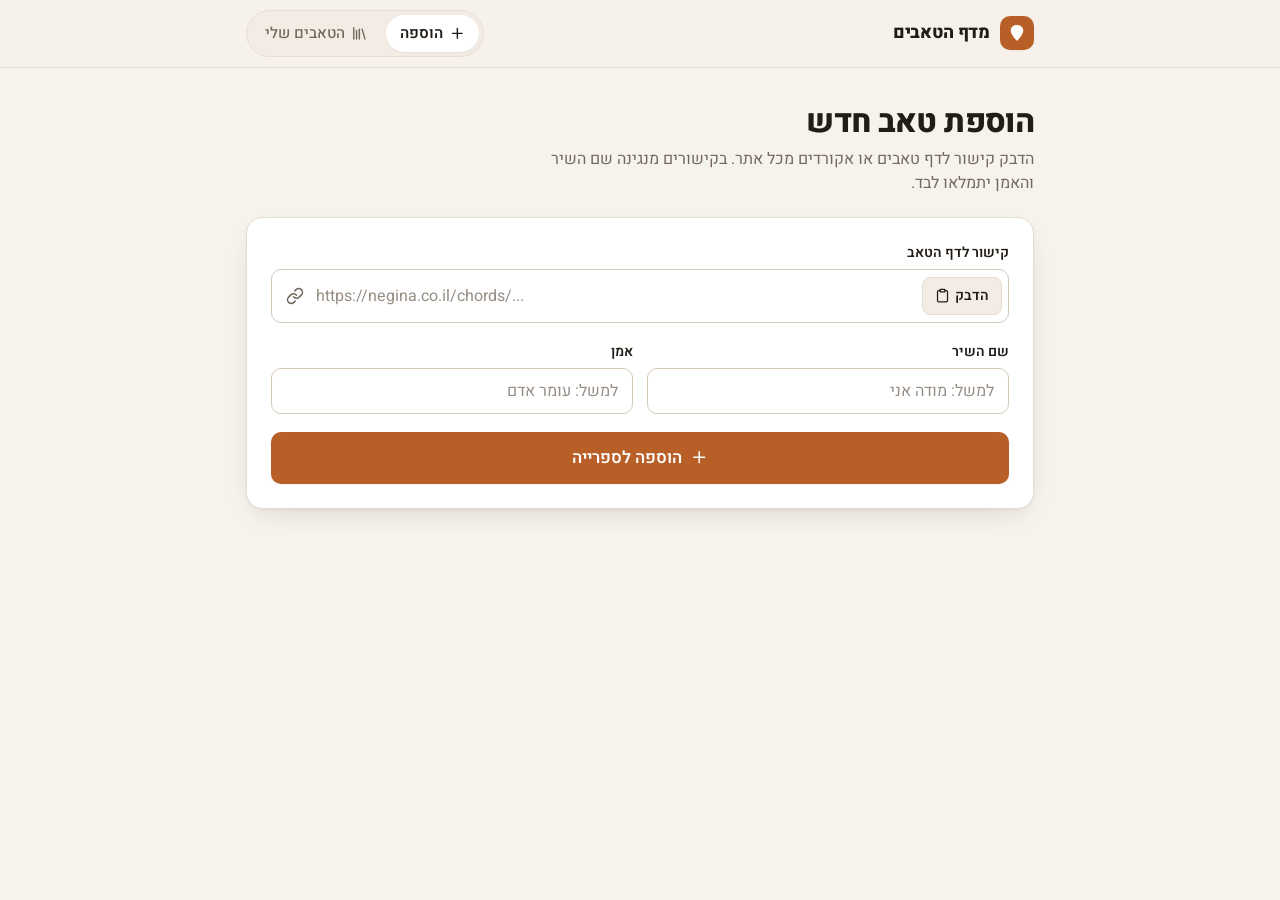
<file: index.html>
<!DOCTYPE html>
<html lang="he" dir="rtl">
<head>
<meta charset="UTF-8">
<meta name="viewport" content="width=device-width, initial-scale=1">
<meta name="theme-color" content="#f6f2ec" media="(prefers-color-scheme: light)">
<meta name="theme-color" content="#14110f" media="(prefers-color-scheme: dark)">
<meta name="description" content="אפליקציה לשמירה וניהול קישורים לטאבים וקורדים בגיטרה">
<meta name="apple-mobile-web-app-capable" content="yes">
<meta name="apple-mobile-web-app-status-bar-style" content="black-translucent">
<meta name="apple-mobile-web-app-title" content="טאבים">
<title>הוספת טאב · מדף הטאבים</title>
<link rel="icon" href="data:image/svg+xml,<svg xmlns='http://www.w3.org/2000/svg' viewBox='0 0 100 100'><text y='.9em' font-size='90'>🎸</text></svg>">
<link rel="manifest" href="/Tabs/manifest.json">
<link rel="preconnect" href="https://fonts.googleapis.com">
<link rel="preconnect" href="https://fonts.gstatic.com" crossorigin>
<link href="https://fonts.googleapis.com/css2?family=Heebo:wght@400;500;600;700;800&display=swap" rel="stylesheet">
<link rel="stylesheet" href="style.css">
</head>
<body>
  <header class="topbar">
    <div class="topbar-inner">
      <a class="brand" href="index.html">
        <span class="brand-mark" data-icon="pick"></span>
        <span class="brand-name">מדף הטאבים</span>
      </a>
      <nav class="nav-links" aria-label="ניווט ראשי">
        <a href="index.html" class="nav-link active" aria-current="page">
          <span class="icon" data-icon="plus"></span>הוספה
        </a>
        <a href="my-tabs.html" class="nav-link">
          <span class="icon" data-icon="library"></span>הטאבים שלי
          <span class="nav-count" data-nav-count hidden></span>
        </a>
      </nav>
    </div>
  </header>

  <main class="container">
    <div class="page-header">
      <h1>הוספת טאב חדש</h1>
      <p>הדבק קישור לדף טאבים או אקורדים מכל אתר. בקישורים מנגינה שם השיר והאמן יתמלאו לבד.</p>
    </div>

    <form id="tab-form" class="card form-card" novalidate>
      <div class="field">
        <label for="link-input">קישור לדף הטאב</label>
        <div class="url-input" dir="ltr">
          <span class="icon url-icon" data-icon="link"></span>
          <input id="link-input" type="text" inputmode="url" placeholder="https://negina.co.il/chords/..." autocomplete="off" spellcheck="false">
          <button type="button" id="paste-btn" class="paste-btn" hidden>
            <span class="icon" data-icon="clipboard"></span>הדבק
          </button>
        </div>
        <p id="detect-status" class="detect-status" hidden></p>
      </div>

      <div class="field-row">
        <div class="field">
          <label for="song-input">שם השיר</label>
          <input id="song-input" type="text" placeholder="למשל: מודה אני" autocomplete="off">
        </div>
        <div class="field">
          <label for="artist-input">אמן</label>
          <input id="artist-input" type="text" placeholder="למשל: עומר אדם" autocomplete="off" list="artist-suggestions">
          <datalist id="artist-suggestions"></datalist>
        </div>
      </div>

      <div id="preview" class="preview" hidden>
        <span class="preview-label">כך זה ייראה בספרייה</span>
        <div id="preview-slot"></div>
      </div>

      <p id="form-error" class="form-error" role="alert" hidden></p>

      <button type="submit" class="btn btn-primary btn-lg">
        <span class="icon" data-icon="plus"></span>הוספה לספרייה
      </button>
    </form>

    <section id="recent" class="recent" hidden>
      <div class="section-head">
        <h2>נוספו לאחרונה</h2>
        <a href="my-tabs.html" class="text-link">לכל הטאבים ←</a>
      </div>
      <ul id="recent-list" class="tab-list"></ul>
    </section>
  </main>

  <script src="common.js"></script>
  <script src="add.js"></script>
</body>
</html>
</file>
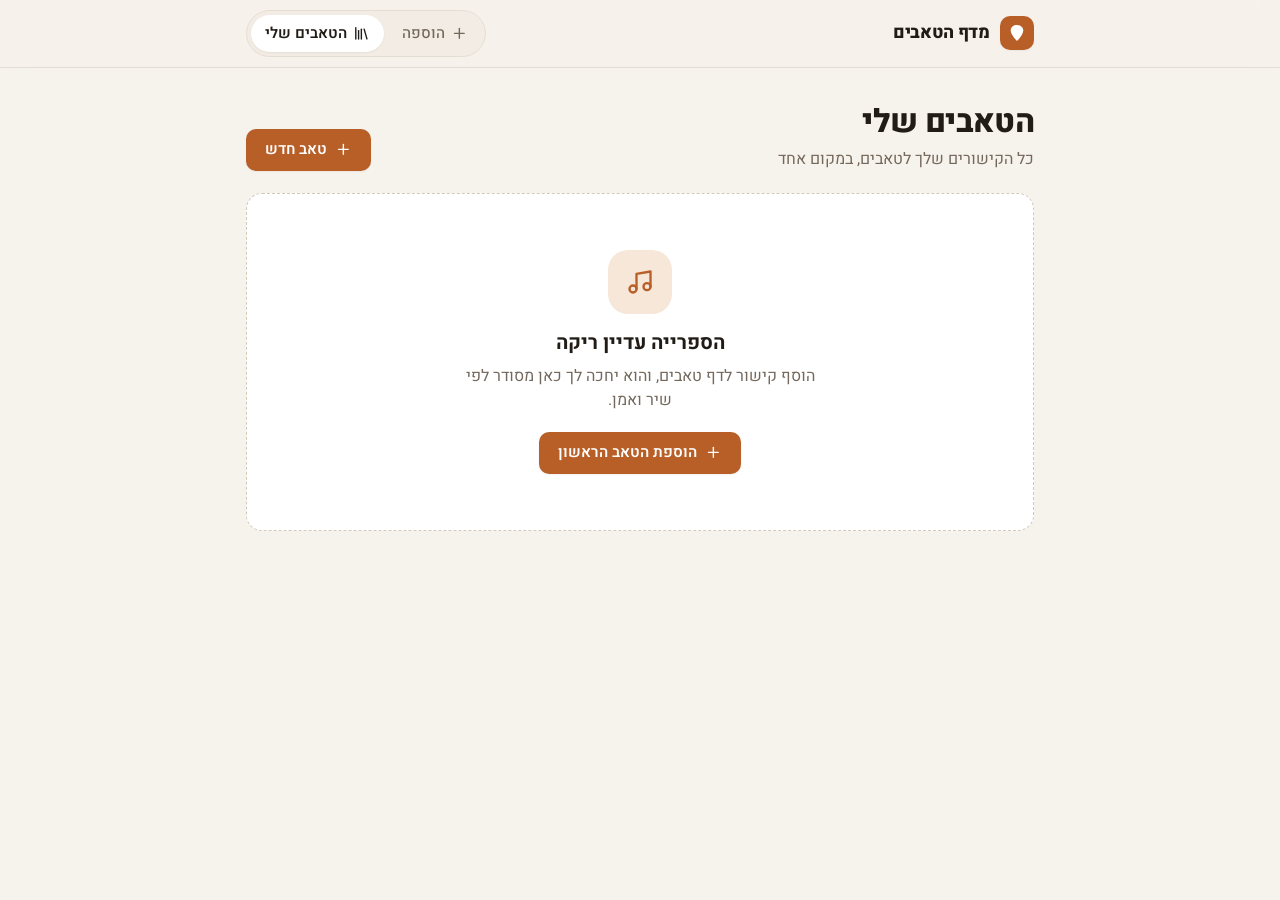
<file: my-tabs.html>
<!DOCTYPE html>
<html lang="he" dir="rtl">
<head>
<meta charset="UTF-8">
<meta name="viewport" content="width=device-width, initial-scale=1">
<meta name="theme-color" content="#f6f2ec" media="(prefers-color-scheme: light)">
<meta name="theme-color" content="#14110f" media="(prefers-color-scheme: dark)">
<meta name="description" content="אפליקציה לשמירה וניהול קישורים לטאבים וקורדים בגיטרה">
<meta name="apple-mobile-web-app-capable" content="yes">
<meta name="apple-mobile-web-app-status-bar-style" content="black-translucent">
<meta name="apple-mobile-web-app-title" content="טאבים">
<title>הטאבים שלי · מדף הטאבים</title>
<link rel="icon" href="data:image/svg+xml,<svg xmlns='http://www.w3.org/2000/svg' viewBox='0 0 100 100'><text y='.9em' font-size='90'>🎸</text></svg>">
<link rel="manifest" href="/Tabs/manifest.json">
<link rel="preconnect" href="https://fonts.googleapis.com">
<link rel="preconnect" href="https://fonts.gstatic.com" crossorigin>
<link href="https://fonts.googleapis.com/css2?family=Heebo:wght@400;500;600;700;800&display=swap" rel="stylesheet">
<link rel="stylesheet" href="style.css">
</head>
<body>
  <header class="topbar">
    <div class="topbar-inner">
      <a class="brand" href="index.html">
        <span class="brand-mark" data-icon="pick"></span>
        <span class="brand-name">מדף הטאבים</span>
      </a>
      <nav class="nav-links" aria-label="ניווט ראשי">
        <a href="index.html" class="nav-link">
          <span class="icon" data-icon="plus"></span>הוספה
        </a>
        <a href="my-tabs.html" class="nav-link active" aria-current="page">
          <span class="icon" data-icon="library"></span>הטאבים שלי
          <span class="nav-count" data-nav-count hidden></span>
        </a>
      </nav>
    </div>
  </header>

  <main class="container">
    <div class="page-header page-header-row">
      <div>
        <h1>הטאבים שלי</h1>
        <p id="stats"></p>
      </div>
      <div class="header-actions">
        <button type="button" id="shuffle-btn" class="btn btn-ghost" hidden>
          <span class="icon" data-icon="shuffle"></span>תבחר לי שיר
        </button>
        <a href="index.html" class="btn btn-primary">
          <span class="icon" data-icon="plus"></span>טאב חדש
        </a>
      </div>
    </div>

    <div id="toolbar" class="toolbar" hidden>
      <div class="search">
        <span class="icon search-icon" data-icon="search"></span>
        <input id="search-input" type="search" placeholder="חיפוש לפי שם שיר או אמן…" autocomplete="off" aria-label="חיפוש">
        <kbd class="search-hint" title="קיצור מקלדת לחיפוש">/</kbd>
      </div>
      <div class="toolbar-controls">
        <select id="sort-select" class="select" aria-label="מיון">
          <option value="newest">החדשים ביותר</option>
          <option value="oldest">הישנים ביותר</option>
          <option value="song">שם שיר (א-ת)</option>
          <option value="artist">אמן (א-ת)</option>
        </select>
        <div class="segmented" role="group" aria-label="תצוגה">
          <button type="button" data-view="list">רשימה</button>
          <button type="button" data-view="artist">לפי אמן</button>
        </div>
      </div>
    </div>

    <div id="filter-bar" class="filter-bar" hidden></div>
    <div id="results"></div>
  </main>

  <script src="common.js"></script>
  <script src="library.js"></script>
</body>
</html>
</file>
<file: style.css>
:root {
  --bg: #f6f2ec;
  --surface: #ffffff;
  --surface-2: #f2ece4;
  --border: #e6ddd2;
  --border-strong: #d5c8b9;
  --text: #221c17;
  --muted: #74685c;
  --accent: #b85f28;
  --accent-hover: #9c4f20;
  --accent-soft: #f7e7d8;
  --accent-contrast: #ffffff;
  --success: #2c7d4f;
  --success-soft: #e0f1e6;
  --danger: #bb4035;
  --danger-soft: #fbe5e2;
  --warn: #9a6205;
  --warn-soft: #fbefd5;
  --info: #4d6479;
  --info-soft: #e7eef4;
  --mark: #ffe08a;
  --toast-bg: #221c17;
  --toast-text: #f6f2ec;
  --avatar-l: 46%;
  --shadow-sm: 0 1px 2px rgb(60 35 15 / 0.06);
  --shadow: 0 1px 2px rgb(60 35 15 / 0.05), 0 10px 30px -14px rgb(60 35 15 / 0.22);
  --radius: 16px;
  --radius-sm: 10px;
  color-scheme: light;
}

@media (prefers-color-scheme: dark) {
  :root {
    --bg: #14110f;
    --surface: #1d1916;
    --surface-2: #27211c;
    --border: #342c25;
    --border-strong: #463b32;
    --text: #f3ece4;
    --muted: #a5988b;
    --accent: #e4894b;
    --accent-hover: #efa06a;
    --accent-soft: #3b2718;
    --accent-contrast: #1c120b;
    --success: #62c38e;
    --success-soft: #16301f;
    --danger: #ef7d71;
    --danger-soft: #3a1b18;
    --warn: #e8b458;
    --warn-soft: #382a12;
    --info: #9db5ca;
    --info-soft: #1e2932;
    --mark: #6e5114;
    --toast-bg: #f3ece4;
    --toast-text: #1d1916;
    --avatar-l: 40%;
    --shadow-sm: 0 1px 2px rgb(0 0 0 / 0.3);
    --shadow: 0 1px 2px rgb(0 0 0 / 0.3), 0 12px 32px -14px rgb(0 0 0 / 0.6);
    color-scheme: dark;
  }
}

*,
*::before,
*::after {
  box-sizing: border-box;
}

html {
  -webkit-text-size-adjust: 100%;
}

body {
  margin: 0;
  font-family: "Heebo", system-ui, -apple-system, "Segoe UI", Arial, sans-serif;
  font-size: 16px;
  line-height: 1.5;
  background: var(--bg);
  color: var(--text);
  min-height: 100vh;
  -webkit-font-smoothing: antialiased;
}

[hidden] {
  display: none !important;
}

a {
  color: inherit;
}

button,
input,
select {
  font: inherit;
  color: inherit;
}

:focus-visible {
  outline: 2px solid var(--accent);
  outline-offset: 2px;
}

.icon {
  display: inline-flex;
  width: 1.1em;
  height: 1.1em;
  flex-shrink: 0;
}

.icon svg {
  width: 100%;
  height: 100%;
}

/* ---------- Top bar ---------- */

.topbar {
  position: sticky;
  top: 0;
  z-index: 20;
  background: color-mix(in srgb, var(--bg) 82%, transparent);
  backdrop-filter: saturate(1.4) blur(12px);
  -webkit-backdrop-filter: saturate(1.4) blur(12px);
  border-bottom: 1px solid var(--border);
}

.topbar-inner {
  max-width: 820px;
  margin: 0 auto;
  padding: 10px 16px;
  display: flex;
  align-items: center;
  justify-content: space-between;
  gap: 12px;
}

.brand {
  display: inline-flex;
  align-items: center;
  gap: 10px;
  text-decoration: none;
  font-weight: 800;
  font-size: 1.1rem;
  letter-spacing: -0.01em;
}

.brand-mark {
  display: grid;
  place-items: center;
  width: 34px;
  height: 34px;
  border-radius: 10px;
  background: var(--accent);
  color: var(--accent-contrast);
  padding: 7px;
  box-shadow: var(--shadow-sm);
}

.brand-mark svg {
  width: 100%;
  height: 100%;
}

.nav-links {
  display: flex;
  gap: 4px;
  background: var(--surface-2);
  padding: 4px;
  border-radius: 999px;
  border: 1px solid var(--border);
}

.nav-link {
  display: inline-flex;
  align-items: center;
  gap: 6px;
  padding: 7px 14px;
  border-radius: 999px;
  text-decoration: none;
  color: var(--muted);
  font-weight: 500;
  font-size: 0.95rem;
  transition: background 0.15s, color 0.15s;
}

.nav-link:hover {
  color: var(--text);
}

.nav-link.active {
  background: var(--surface);
  color: var(--text);
  font-weight: 600;
  box-shadow: var(--shadow-sm);
}

.nav-count {
  min-width: 22px;
  height: 20px;
  padding: 0 6px;
  border-radius: 999px;
  background: var(--accent);
  color: var(--accent-contrast);
  font-size: 0.75rem;
  font-weight: 700;
  display: inline-grid;
  place-items: center;
}

/* ---------- Layout ---------- */

.container {
  max-width: 820px;
  margin: 0 auto;
  padding: 0 16px 96px;
}

.page-header {
  margin: 36px 0 22px;
}

.page-header h1 {
  margin: 0 0 6px;
  font-size: 2rem;
  line-height: 1.15;
  font-weight: 800;
  letter-spacing: -0.02em;
}

.page-header p {
  margin: 0;
  color: var(--muted);
  max-width: 56ch;
}

.page-header-row {
  display: flex;
  align-items: flex-end;
  justify-content: space-between;
  gap: 16px;
}

.header-actions {
  display: flex;
  align-items: center;
  gap: 8px;
}

.card {
  background: var(--surface);
  border: 1px solid var(--border);
  border-radius: var(--radius);
  box-shadow: var(--shadow);
}

/* ---------- Buttons ---------- */

.btn {
  display: inline-flex;
  align-items: center;
  justify-content: center;
  gap: 8px;
  height: 42px;
  padding: 0 18px;
  border-radius: var(--radius-sm);
  border: 1px solid transparent;
  font-weight: 600;
  font-size: 0.95rem;
  text-decoration: none;
  cursor: pointer;
  white-space: nowrap;
  transition: background 0.15s, border-color 0.15s, transform 0.1s;
}

.btn:active {
  transform: translateY(1px);
}

.btn-primary {
  background: var(--accent);
  color: var(--accent-contrast);
  box-shadow: var(--shadow-sm);
}

.btn-primary:hover {
  background: var(--accent-hover);
}

.btn-primary:disabled {
  opacity: 0.6;
  pointer-events: none;
}

.btn-ghost {
  background: var(--surface);
  border-color: var(--border-strong);
}

.btn-ghost:hover {
  background: var(--surface-2);
}

.btn-lg {
  height: 52px;
  font-size: 1.05rem;
  width: 100%;
}

.btn-sm {
  height: 36px;
  padding: 0 14px;
  font-size: 0.9rem;
}

.icon-btn {
  display: inline-grid;
  place-items: center;
  width: 44px;
  height: 44px;
  border-radius: 10px;
  border: none;
  background: transparent;
  color: var(--muted);
  cursor: pointer;
  text-decoration: none;
  transition: background 0.15s, color 0.15s;
}

.icon-btn .icon {
  width: 18px;
  height: 18px;
}

.icon-btn:hover {
  background: var(--surface-2);
  color: var(--text);
}

.icon-btn.danger:hover {
  background: var(--danger-soft);
  color: var(--danger);
}

.favorite-btn.active {
  color: var(--accent);
}

.favorite-btn.active .icon svg {
  fill: currentColor;
}

.text-link {
  color: var(--accent);
  font-weight: 600;
  font-size: 0.9rem;
  text-decoration: none;
}

.text-link:hover {
  text-decoration: underline;
}

/* ---------- Forms ---------- */

.form-card {
  padding: 24px;
  display: flex;
  flex-direction: column;
  gap: 18px;
}

.field {
  display: flex;
  flex-direction: column;
  gap: 6px;
  min-width: 0;
}

.field > label,
.field > span {
  font-size: 0.875rem;
  font-weight: 600;
}

.field-row {
  display: grid;
  grid-template-columns: 1fr 1fr;
  gap: 14px;
}

input[type="text"],
input[type="search"] {
  width: 100%;
  height: 46px;
  padding: 0 14px;
  background: var(--surface);
  border: 1px solid var(--border-strong);
  border-radius: var(--radius-sm);
  font-size: 1rem;
  transition: border-color 0.15s, box-shadow 0.15s;
}

input::placeholder {
  color: var(--muted);
  opacity: 0.75;
}

input:focus {
  outline: none;
  border-color: var(--accent);
  box-shadow: 0 0 0 4px var(--accent-soft);
}

input.invalid {
  border-color: var(--danger);
  box-shadow: 0 0 0 4px var(--danger-soft);
}

.url-input {
  position: relative;
}

.url-input input {
  height: 54px;
  padding-left: 44px;
  padding-right: 96px;
  font-size: 1rem;
  text-align: left;
}

.url-icon {
  position: absolute;
  left: 15px;
  top: 50%;
  transform: translateY(-50%);
  color: var(--muted);
  width: 18px;
  height: 18px;
  pointer-events: none;
}

.paste-btn {
  position: absolute;
  right: 7px;
  top: 50%;
  transform: translateY(-50%);
  display: inline-flex;
  align-items: center;
  gap: 5px;
  height: 38px;
  padding: 0 12px;
  border-radius: 8px;
  border: 1px solid var(--border);
  background: var(--surface-2);
  font-size: 0.875rem;
  font-weight: 600;
  cursor: pointer;
}

.paste-btn:hover {
  border-color: var(--border-strong);
}

.paste-btn .icon {
  width: 15px;
  height: 15px;
}

.detect-status,
.form-error {
  display: flex;
  align-items: center;
  gap: 8px;
  margin: 2px 0 0;
  padding: 8px 12px;
  border-radius: 8px;
  font-size: 0.875rem;
  font-weight: 500;
}

.detect-status .icon,
.form-error .icon {
  width: 16px;
  height: 16px;
}

.detect-status.success {
  background: var(--success-soft);
  color: var(--success);
}

.detect-status.warn {
  background: var(--warn-soft);
  color: var(--warn);
}

.detect-status.info {
  background: var(--info-soft);
  color: var(--info);
}

.form-error {
  background: var(--danger-soft);
  color: var(--danger);
  margin: 0;
}

.preview {
  display: flex;
  flex-direction: column;
  gap: 8px;
  padding: 14px;
  border-radius: 12px;
  border: 1px dashed var(--border-strong);
  background: var(--surface-2);
}

.preview-label {
  font-size: 0.75rem;
  font-weight: 700;
  color: var(--muted);
  letter-spacing: 0.02em;
}

/* ---------- Tab cards ---------- */

.tab-list {
  list-style: none;
  margin: 0;
  padding: 0;
  display: flex;
  flex-direction: column;
  gap: 10px;
}

.tab-card {
  position: relative;
  display: flex;
  align-items: center;
  gap: 14px;
  padding: 12px 14px;
  background: var(--surface);
  border: 1px solid var(--border);
  border-radius: 14px;
  box-shadow: var(--shadow-sm);
  transition: border-color 0.15s, box-shadow 0.15s, transform 0.15s;
}

.tab-card:not(.is-preview):not(.editing):hover {
  border-color: var(--border-strong);
  box-shadow: var(--shadow);
}

.tab-card.compact {
  padding: 10px 14px;
}

.avatar {
  display: grid;
  place-items: center;
  flex-shrink: 0;
  width: 44px;
  height: 44px;
  border-radius: 12px;
  background: hsl(var(--hue) 48% var(--avatar-l));
  color: #fff;
  font-weight: 700;
  font-size: 1.15rem;
  line-height: 1;
}

.avatar.sm {
  width: 24px;
  height: 24px;
  border-radius: 7px;
  font-size: 0.75rem;
}

.tab-main {
  flex: 1;
  min-width: 0;
  display: flex;
  flex-direction: column;
  gap: 2px;
}

.tab-song {
  font-weight: 700;
  font-size: 1.05rem;
  text-decoration: none;
  overflow: hidden;
  text-overflow: ellipsis;
  white-space: nowrap;
}

/* Whole card opens the tab; the actions and artist link sit above this overlay. */
a.tab-song::after {
  content: "";
  position: absolute;
  inset: 0;
  border-radius: inherit;
}

a.tab-song:hover {
  color: var(--accent);
}

.tab-meta {
  display: flex;
  align-items: center;
  flex-wrap: wrap;
  gap: 4px 10px;
  font-size: 0.875rem;
  color: var(--muted);
  min-width: 0;
}

.artist-link,
.tab-actions {
  position: relative;
  z-index: 1;
}

.artist-link {
  padding: 0;
  border: none;
  background: none;
  cursor: pointer;
  color: var(--muted);
  font-weight: 500;
}

.artist-link:hover {
  color: var(--accent);
  text-decoration: underline;
}

.tab-source {
  display: inline-flex;
  align-items: center;
  gap: 4px;
  font-size: 0.8rem;
  min-width: 0;
  max-width: 100%;
}

.tab-source bdi {
  overflow: hidden;
  text-overflow: ellipsis;
  white-space: nowrap;
}

.tab-source .icon {
  width: 13px;
  height: 13px;
  opacity: 0.8;
}

.tab-meta > * + .tab-source::before {
  content: "·";
  margin-inline-end: 6px;
  opacity: 0.6;
}

.tab-actions {
  display: flex;
  gap: 2px;
  flex-shrink: 0;
}

@media (hover: hover) and (pointer: fine) {
  .tab-actions {
    opacity: 0.45;
    transition: opacity 0.15s;
  }
  .tab-card:hover .tab-actions,
  .tab-card:focus-within .tab-actions {
    opacity: 1;
  }
}

mark {
  background: var(--mark);
  color: inherit;
  border-radius: 3px;
  padding: 0 1px;
}

/* ---------- Edit mode ---------- */

.tab-card.editing {
  display: block;
  padding: 16px;
  border-color: var(--accent);
  box-shadow: 0 0 0 4px var(--accent-soft);
}

.edit-form {
  display: flex;
  flex-direction: column;
  gap: 12px;
}

.edit-grid {
  display: grid;
  grid-template-columns: 1fr 1fr;
  gap: 12px;
}

.edit-grid .edit-link {
  grid-column: 1 / -1;
}

.edit-grid input {
  height: 40px;
}

.edit-actions {
  display: flex;
  gap: 8px;
}

/* ---------- Recent (add page) ---------- */

.recent {
  margin-top: 40px;
}

.section-head {
  display: flex;
  align-items: baseline;
  justify-content: space-between;
  margin-bottom: 12px;
}

.section-head h2 {
  margin: 0;
  font-size: 1.1rem;
  font-weight: 700;
}

/* ---------- Library toolbar ---------- */

.toolbar {
  display: flex;
  flex-wrap: wrap;
  gap: 10px;
  margin-bottom: 14px;
}

.search {
  position: relative;
  flex: 1 1 260px;
}

.search input {
  padding-right: 44px;
  padding-left: 40px;
  background: var(--surface);
}

.search input::-webkit-search-cancel-button {
  cursor: pointer;
}

.search-icon {
  position: absolute;
  right: 14px;
  top: 50%;
  transform: translateY(-50%);
  width: 18px;
  height: 18px;
  color: var(--muted);
  pointer-events: none;
}

.search-hint {
  position: absolute;
  left: 12px;
  top: 50%;
  transform: translateY(-50%);
  min-width: 22px;
  height: 22px;
  display: grid;
  place-items: center;
  border: 1px solid var(--border-strong);
  border-bottom-width: 2px;
  border-radius: 6px;
  font-family: ui-monospace, monospace;
  font-size: 0.75rem;
  color: var(--muted);
  pointer-events: none;
}

.search input:focus ~ .search-hint,
.search input:not(:placeholder-shown) ~ .search-hint {
  display: none;
}

.toolbar-controls {
  display: flex;
  gap: 10px;
}

.select {
  height: 46px;
  padding: 0 14px 0 36px;
  border: 1px solid var(--border-strong);
  border-radius: var(--radius-sm);
  background: var(--surface)
    url("data:image/svg+xml,%3Csvg xmlns='http://www.w3.org/2000/svg' viewBox='0 0 24 24' fill='none' stroke='%23887a6d' stroke-width='2' stroke-linecap='round' stroke-linejoin='round'%3E%3Cpath d='m6 9 6 6 6-6'/%3E%3C/svg%3E")
    no-repeat left 12px center / 16px;
  appearance: none;
  -webkit-appearance: none;
  cursor: pointer;
  font-weight: 500;
}

.select:focus {
  outline: none;
  border-color: var(--accent);
  box-shadow: 0 0 0 4px var(--accent-soft);
}

.segmented {
  display: inline-flex;
  padding: 4px;
  gap: 2px;
  height: 46px;
  background: var(--surface-2);
  border: 1px solid var(--border);
  border-radius: var(--radius-sm);
}

.segmented button {
  border: none;
  background: transparent;
  padding: 0 12px;
  border-radius: 7px;
  color: var(--muted);
  font-weight: 500;
  font-size: 0.9rem;
  cursor: pointer;
  white-space: nowrap;
}

.segmented button[aria-pressed="true"] {
  background: var(--surface);
  color: var(--text);
  font-weight: 600;
  box-shadow: var(--shadow-sm);
}

.filter-bar {
  display: flex;
  margin-bottom: 14px;
}

.chip {
  display: inline-flex;
  align-items: center;
  gap: 8px;
  padding: 4px;
  border-radius: 999px;
  background: var(--accent-soft);
  color: var(--text);
  font-size: 0.9rem;
}

.chip-close {
  display: grid;
  place-items: center;
  width: 44px;
  height: 44px;
  border: none;
  border-radius: 999px;
  background: transparent;
  color: var(--muted);
  cursor: pointer;
}

.chip-close:hover {
  background: var(--surface);
  color: var(--text);
}

.chip-close .icon {
  width: 14px;
  height: 14px;
}

.results-meta {
  margin: 0 0 10px;
  font-size: 0.875rem;
  color: var(--muted);
}

/* ---------- Grouped view ---------- */

.artist-group + .artist-group {
  margin-top: 26px;
}

.group-head {
  display: flex;
  align-items: center;
  gap: 12px;
  width: 100%;
  padding: 0 2px;
  margin-bottom: 10px;
  border: none;
  background: none;
  cursor: pointer;
  text-align: start;
}

.group-head .avatar {
  width: 34px;
  height: 34px;
  border-radius: 10px;
  font-size: 0.95rem;
}

.group-name {
  font-size: 1.1rem;
  font-weight: 700;
}

.group-head:hover .group-name {
  color: var(--accent);
}

.group-count {
  font-size: 0.8rem;
  color: var(--muted);
  background: var(--surface-2);
  border: 1px solid var(--border);
  padding: 1px 8px;
  border-radius: 999px;
}

.artist-group .tab-list {
  padding-inline-start: 46px;
}

/* ---------- Empty states ---------- */

.empty-state {
  text-align: center;
  padding: 56px 20px;
  background: var(--surface);
  border: 1px dashed var(--border-strong);
  border-radius: var(--radius);
}

.empty-icon {
  display: inline-grid;
  place-items: center;
  width: 64px;
  height: 64px;
  border-radius: 20px;
  background: var(--accent-soft);
  color: var(--accent);
  margin-bottom: 14px;
}

.empty-icon .icon {
  width: 28px;
  height: 28px;
}

.empty-state h2 {
  margin: 0 0 6px;
  font-size: 1.25rem;
}

.empty-state p {
  margin: 0 auto 20px;
  color: var(--muted);
  max-width: 40ch;
}

/* ---------- Toast ---------- */

.toast {
  position: fixed;
  left: 50%;
  bottom: 24px;
  z-index: 50;
  display: flex;
  align-items: center;
  gap: 10px;
  max-width: calc(100vw - 32px);
  padding: 10px 12px;
  background: var(--toast-bg);
  color: var(--toast-text);
  border-radius: 12px;
  box-shadow: 0 12px 32px -8px rgb(0 0 0 / 0.35);
  font-weight: 500;
  opacity: 0;
  transform: translate(-50%, 16px);
  pointer-events: none;
  transition: opacity 0.2s, transform 0.2s;
}

.toast.show {
  opacity: 1;
  transform: translate(-50%, 0);
  pointer-events: auto;
}

.toast-icon {
  display: grid;
  place-items: center;
  width: 24px;
  height: 24px;
  border-radius: 999px;
  flex-shrink: 0;
}

.toast-icon .icon {
  width: 14px;
  height: 14px;
}

.toast-icon.success {
  background: var(--success);
  color: #fff;
}

.toast-icon.error {
  background: var(--danger);
  color: #fff;
}

.toast-icon.info {
  background: var(--muted);
  color: var(--toast-bg);
}

.toast-text {
  overflow: hidden;
  text-overflow: ellipsis;
  white-space: nowrap;
}

.toast-action {
  border: none;
  background: color-mix(in srgb, var(--toast-text) 14%, transparent);
  color: var(--toast-text);
  font-weight: 700;
  padding: 6px 12px;
  border-radius: 8px;
  cursor: pointer;
  white-space: nowrap;
}

.toast-action:hover {
  background: color-mix(in srgb, var(--toast-text) 22%, transparent);
}

/* ---------- Responsive ---------- */

/* ---------- Bottom tab bar (mobile) ---------- */

@media (max-width: 600px) {
  .topbar .nav-links {
    position: fixed;
    bottom: 0;
    left: 0;
    right: 0;
    z-index: 30;
    justify-content: center;
    gap: 8px;
    background: color-mix(in srgb, var(--bg) 88%, transparent);
    backdrop-filter: saturate(1.4) blur(12px);
    -webkit-backdrop-filter: saturate(1.4) blur(12px);
    border: none;
    border-top: 1px solid var(--border);
    border-radius: 0;
    padding: 6px 16px calc(6px + env(safe-area-inset-bottom));
  }

  .topbar .nav-link {
    flex-direction: column;
    gap: 2px;
    padding: 8px 20px;
    font-size: 0.8rem;
    border-radius: 12px;
  }

  .topbar .nav-link .icon {
    width: 22px;
    height: 22px;
  }

  .container {
    padding-bottom: calc(96px + env(safe-area-inset-bottom));
  }
}

@media (max-width: 600px) {
  .page-header {
    margin: 24px 0 18px;
  }

  .page-header h1 {
    font-size: 1.6rem;
  }

  .form-card {
    padding: 18px;
  }

  .field-row,
  .edit-grid {
    grid-template-columns: 1fr;
  }

  .toolbar-controls {
    width: 100%;
  }

  .select {
    flex: 1;
  }

  .search-hint {
    display: none;
  }

  .artist-group .tab-list {
    padding-inline-start: 0;
  }
}

@media (max-width: 420px) {
  .brand-name {
    display: none;
  }

  .nav-link {
    padding: 7px 12px;
  }

  .tab-card {
    gap: 12px;
    padding: 10px 12px;
  }

  .avatar {
    width: 40px;
    height: 40px;
  }

  .tab-actions .icon-btn {
    width: 44px;
    height: 44px;
  }
}

@media (prefers-reduced-motion: reduce) {
  *,
  *::before,
  *::after {
    transition: none !important;
  }
}
</file>
